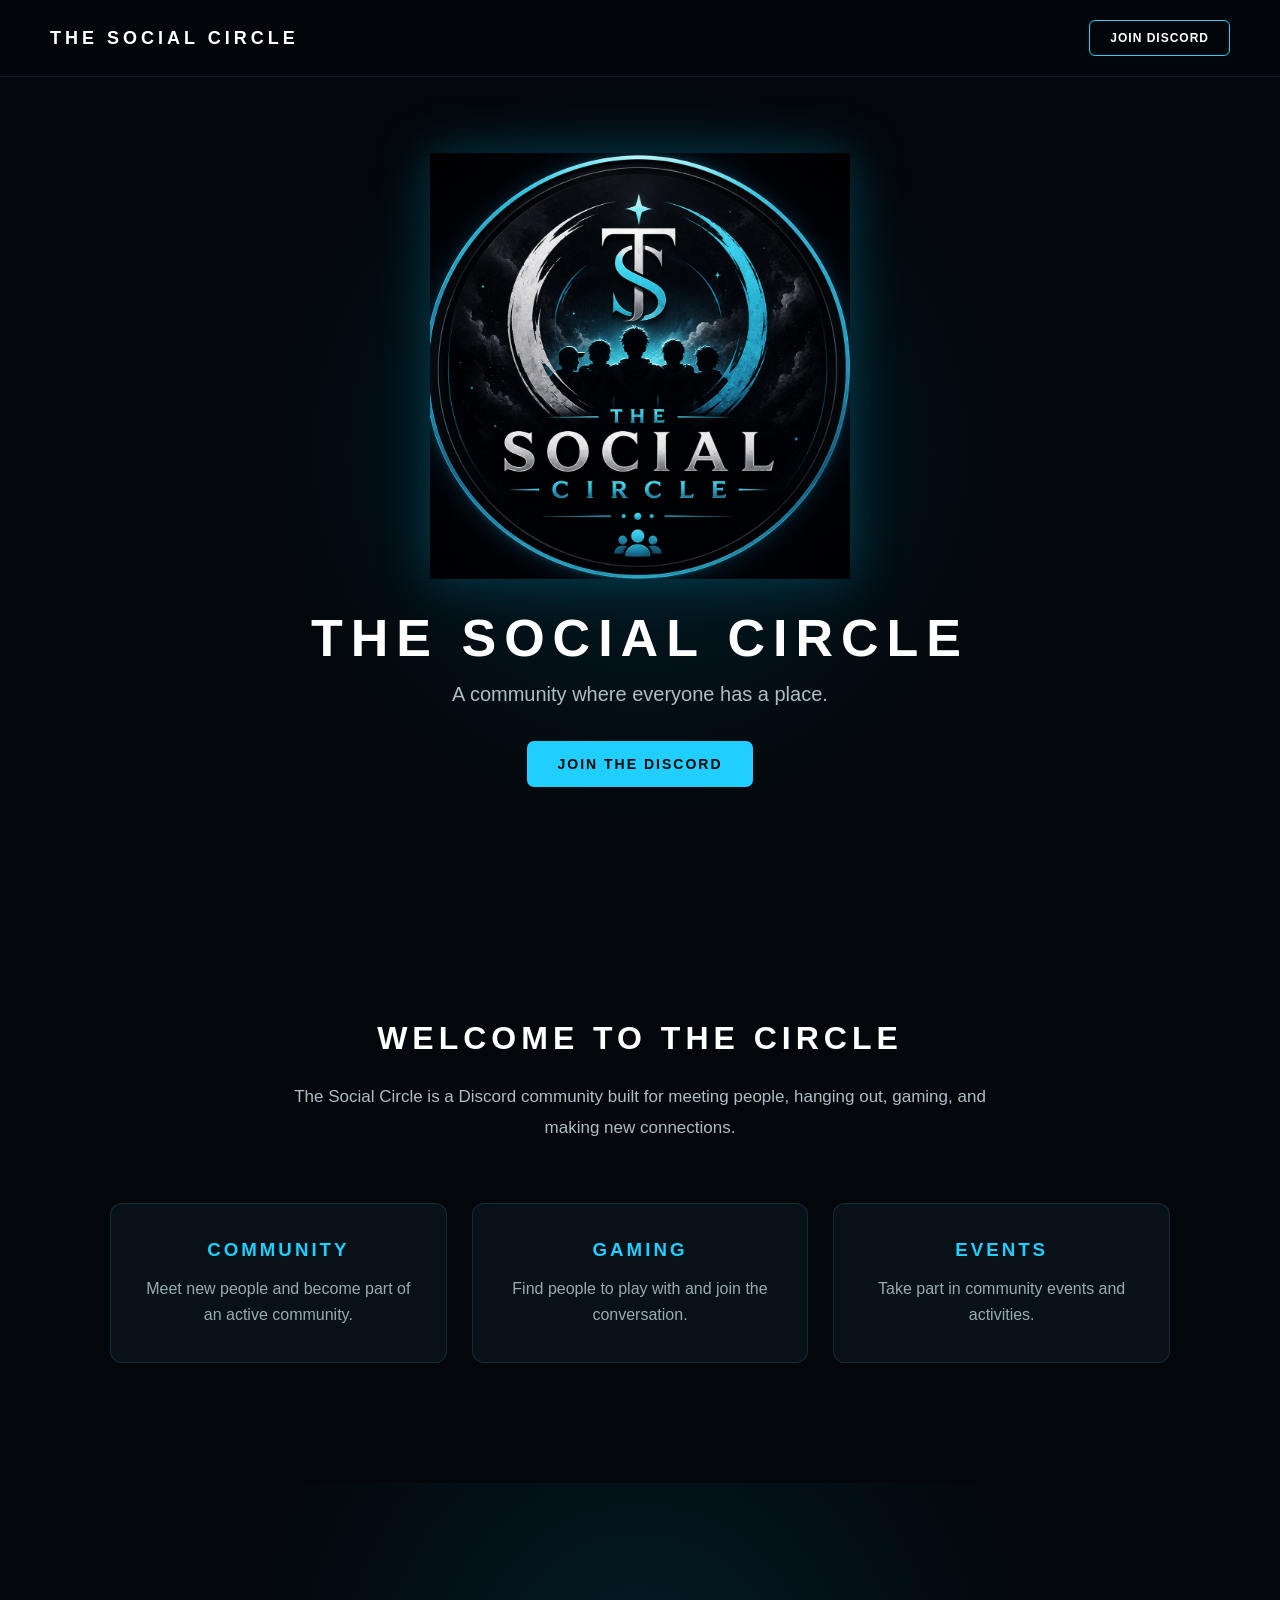
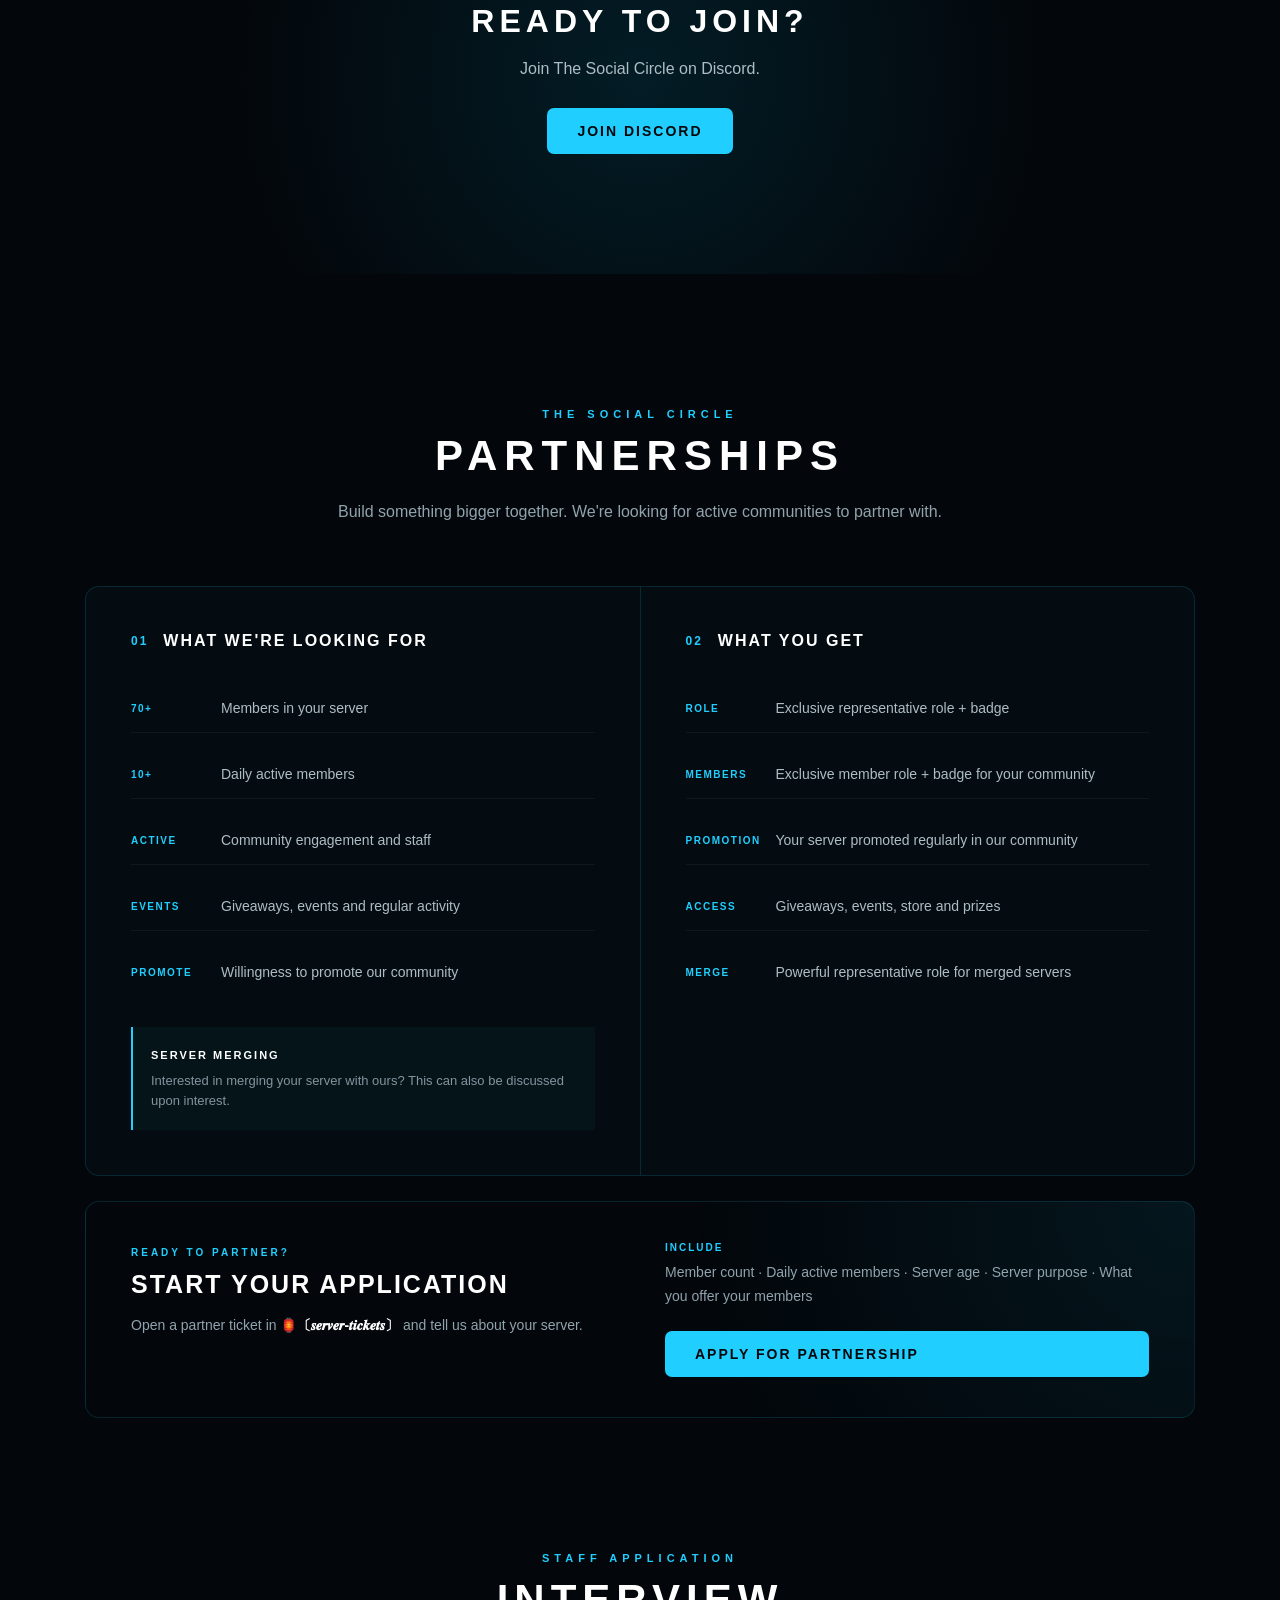
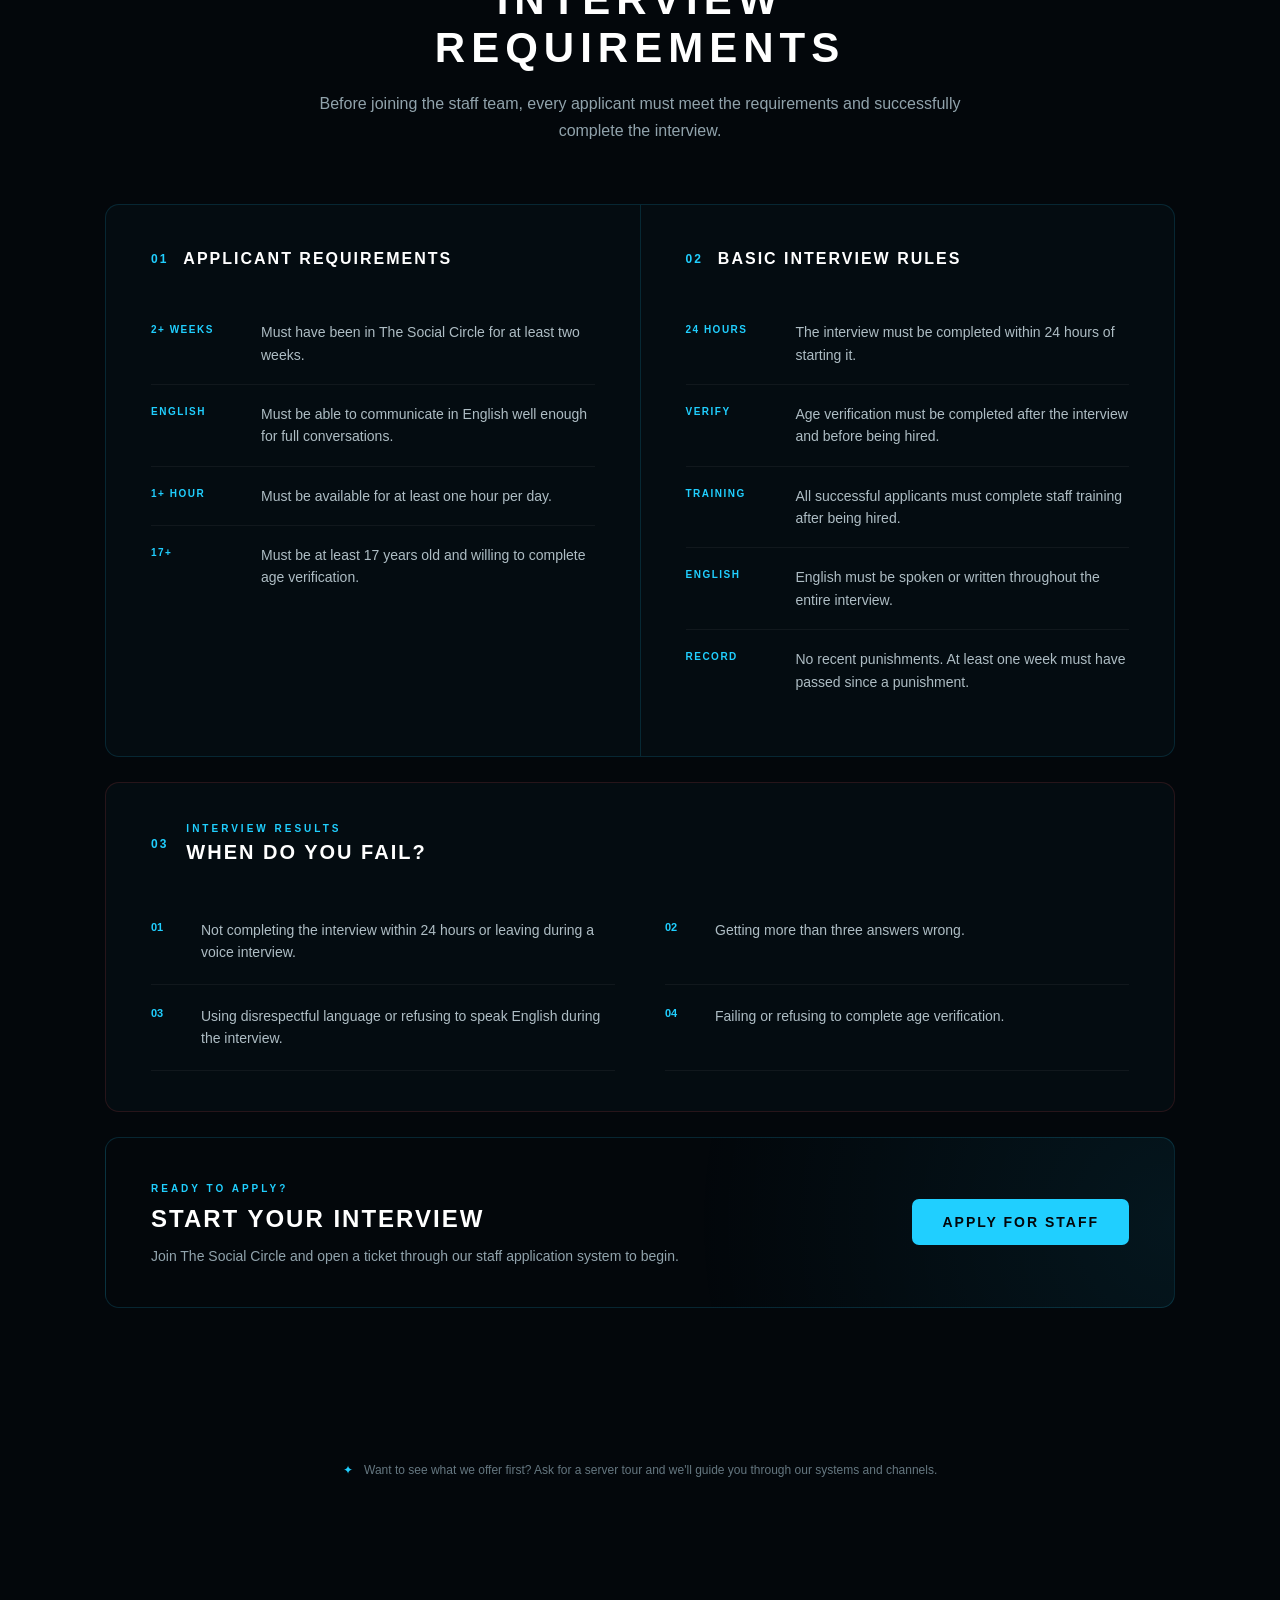
<file: index.html>
<!DOCTYPE html>
<html lang="en">
<head>
    <meta charset="UTF-8">
    <meta name="viewport" content="width=device-width, initial-scale=1.0">

    <title>The Social Circle</title>

    <link rel="stylesheet" href="style.css">
</head>

<body>

    <nav>
        <div class="nav-logo">THE SOCIAL CIRCLE</div>

        <a
            href="https://discord.gg/CjYMwbTKs3"
            target="_blank"
            class="nav-button"
        >
            JOIN DISCORD
        </a>
    </nav>


    <main>

        <section class="hero">

            <div class="hero-content">

                <img
                    src="logo.png"
                    alt="The Social Circle Logo"
                    class="logo"
                >

                <h1>THE SOCIAL CIRCLE</h1>

                <p class="tagline">
                    A community where everyone has a place.
                </p>

                <a
                    href="https://discord.gg/CjYMwbTKs3"
                    target="_blank"
                    class="discord-button"
                >
                    JOIN THE DISCORD
                </a>

            </div>

        </section>


        <section class="about">

            <h2>WELCOME TO THE CIRCLE</h2>

            <p>
                The Social Circle is a Discord community built for
                meeting people, hanging out, gaming, and making new
                connections.
            </p>

            <div class="cards">

                <div class="card">
                    <h3>COMMUNITY</h3>
                    <p>
                        Meet new people and become part of an active
                        community.
                    </p>
                </div>

                <div class="card">
                    <h3>GAMING</h3>
                    <p>
                        Find people to play with and join the conversation.
                    </p>
                </div>

                <div class="card">
                    <h3>EVENTS</h3>
                    <p>
                        Take part in community events and activities.
                    </p>
                </div>

            </div>

        </section>


        <section class="join">

            <h2>READY TO JOIN?</h2>

            <p>
                Join The Social Circle on Discord.
            </p>

            <a
                href="https://discord.gg/CjYMwbTKs3"
                target="_blank"
                class="discord-button"
            >
                JOIN DISCORD
            </a>

        </section>
      <section class="partnerships" id="partnerships">

    <div class="partnership-heading">
        <span>THE SOCIAL CIRCLE</span>
        <h2>PARTNERSHIPS</h2>
        <p>
            Build something bigger together.
            We're looking for active communities to partner with.
        </p>
    </div>


    <div class="partner-panel">

        <div class="partner-column">

            <div class="partner-title">
                <span>01</span>
                <h3>WHAT WE'RE LOOKING FOR</h3>
            </div>

            <div class="partner-list">

                <div class="partner-item">
                    <b>70+</b>
                    <span>Members in your server</span>
                </div>

                <div class="partner-item">
                    <b>10+</b>
                    <span>Daily active members</span>
                </div>

                <div class="partner-item">
                    <b>ACTIVE</b>
                    <span>Community engagement and staff</span>
                </div>

                <div class="partner-item">
                    <b>EVENTS</b>
                    <span>Giveaways, events and regular activity</span>
                </div>

                <div class="partner-item">
                    <b>PROMOTE</b>
                    <span>Willingness to promote our community</span>
                </div>

            </div>

            <div class="merge-note">
                <strong>SERVER MERGING</strong>
                <p>
                    Interested in merging your server with ours?
                    This can also be discussed upon interest.
                </p>
            </div>

        </div>


        <div class="partner-divider"></div>


        <div class="partner-column">

            <div class="partner-title">
                <span>02</span>
                <h3>WHAT YOU GET</h3>
            </div>

            <div class="partner-list">

                <div class="partner-item">
                    <b>ROLE</b>
                    <span>Exclusive representative role + badge</span>
                </div>

                <div class="partner-item">
                    <b>MEMBERS</b>
                    <span>Exclusive member role + badge for your community</span>
                </div>

                <div class="partner-item">
                    <b>PROMOTION</b>
                    <span>Your server promoted regularly in our community</span>
                </div>

                <div class="partner-item">
                    <b>ACCESS</b>
                    <span>Giveaways, events, store and prizes</span>
                </div>

                <div class="partner-item">
                    <b>MERGE</b>
                    <span>Powerful representative role for merged servers</span>
                </div>

            </div>

        </div>

    </div>


    <div class="apply-panel">

        <div>
            <span class="apply-label">READY TO PARTNER?</span>

            <h3>START YOUR APPLICATION</h3>

            <p>
                Open a partner ticket in
                <strong>🏮〔𝒔𝒆𝒓𝒗𝒆𝒓-𝒕𝒊𝒄𝒌𝒆𝒕𝒔〕</strong>
                and tell us about your server.
            </p>
        </div>

        <div class="application-details">

            <span>INCLUDE</span>

            <p>
                Member count · Daily active members · Server age ·
                Server purpose · What you offer your members
            </p>

            <a
                href="https://discord.gg/CjYMwbTKs3"
                target="_blank"
                class="discord-button"
            >
                APPLY FOR PARTNERSHIP
            </a>

        </div>

    </div>

<section class="interviews" id="interviews">

    <div class="interview-heading">
        <span>STAFF APPLICATION</span>
        <h2>INTERVIEW REQUIREMENTS</h2>
        <p>
            Before joining the staff team, every applicant must meet
            the requirements and successfully complete the interview.
        </p>
    </div>


    <div class="interview-panel">

        <!-- REQUIREMENTS -->

        <div class="interview-column">

            <div class="interview-title">
                <span>01</span>
                <h3>APPLICANT REQUIREMENTS</h3>
            </div>

            <div class="interview-list">

                <div class="interview-item">
                    <b>2+ WEEKS</b>
                    <span>Must have been in The Social Circle for at least two weeks.</span>
                </div>

                <div class="interview-item">
                    <b>ENGLISH</b>
                    <span>Must be able to communicate in English well enough for full conversations.</span>
                </div>

                <div class="interview-item">
                    <b>1+ HOUR</b>
                    <span>Must be available for at least one hour per day.</span>
                </div>

                <div class="interview-item">
                    <b>17+</b>
                    <span>Must be at least 17 years old and willing to complete age verification.</span>
                </div>

            </div>

        </div>


        <div class="interview-divider"></div>


        <!-- BASIC RULES -->

        <div class="interview-column">

            <div class="interview-title">
                <span>02</span>
                <h3>BASIC INTERVIEW RULES</h3>
            </div>

            <div class="interview-list">

                <div class="interview-item">
                    <b>24 HOURS</b>
                    <span>The interview must be completed within 24 hours of starting it.</span>
                </div>

                <div class="interview-item">
                    <b>VERIFY</b>
                    <span>Age verification must be completed after the interview and before being hired.</span>
                </div>

                <div class="interview-item">
                    <b>TRAINING</b>
                    <span>All successful applicants must complete staff training after being hired.</span>
                </div>

                <div class="interview-item">
                    <b>ENGLISH</b>
                    <span>English must be spoken or written throughout the entire interview.</span>
                </div>

                <div class="interview-item">
                    <b>RECORD</b>
                    <span>No recent punishments. At least one week must have passed since a punishment.</span>
                </div>

            </div>

        </div>

    </div>


    <!-- FAIL CONDITIONS -->

    <div class="fail-panel">

        <div class="fail-heading">
            <span>03</span>

            <div>
                <span class="fail-label">INTERVIEW RESULTS</span>
                <h3>WHEN DO YOU FAIL?</h3>
            </div>
        </div>


        <div class="fail-grid">

            <div class="fail-item">
                <strong>01</strong>
                <p>
                    Not completing the interview within 24 hours
                    or leaving during a voice interview.
                </p>
            </div>

            <div class="fail-item">
                <strong>02</strong>
                <p>
                    Getting more than three answers wrong.
                </p>
            </div>

            <div class="fail-item">
                <strong>03</strong>
                <p>
                    Using disrespectful language or refusing
                    to speak English during the interview.
                </p>
            </div>

            <div class="fail-item">
                <strong>04</strong>
                <p>
                    Failing or refusing to complete age verification.
                </p>
            </div>

        </div>

    </div>


    <!-- APPLICATION -->

    <div class="interview-apply">

        <div>
            <span>READY TO APPLY?</span>

            <h3>START YOUR INTERVIEW</h3>

            <p>
                Join The Social Circle and open a ticket through
                our staff application system to begin.
            </p>
        </div>

        <a
            href="https://discord.gg/CjYMwbTKs3"
            target="_blank"
            class="discord-button"
        >
            APPLY FOR STAFF
        </a>

    </div>

</section>
    <div class="tour-note">
        <span>✦</span>
        Want to see what we offer first?
        Ask for a server tour and we'll guide you through our systems and channels.
    </div>

</section>

    <script src="script.js"></script>

</body>
</html>
</file>
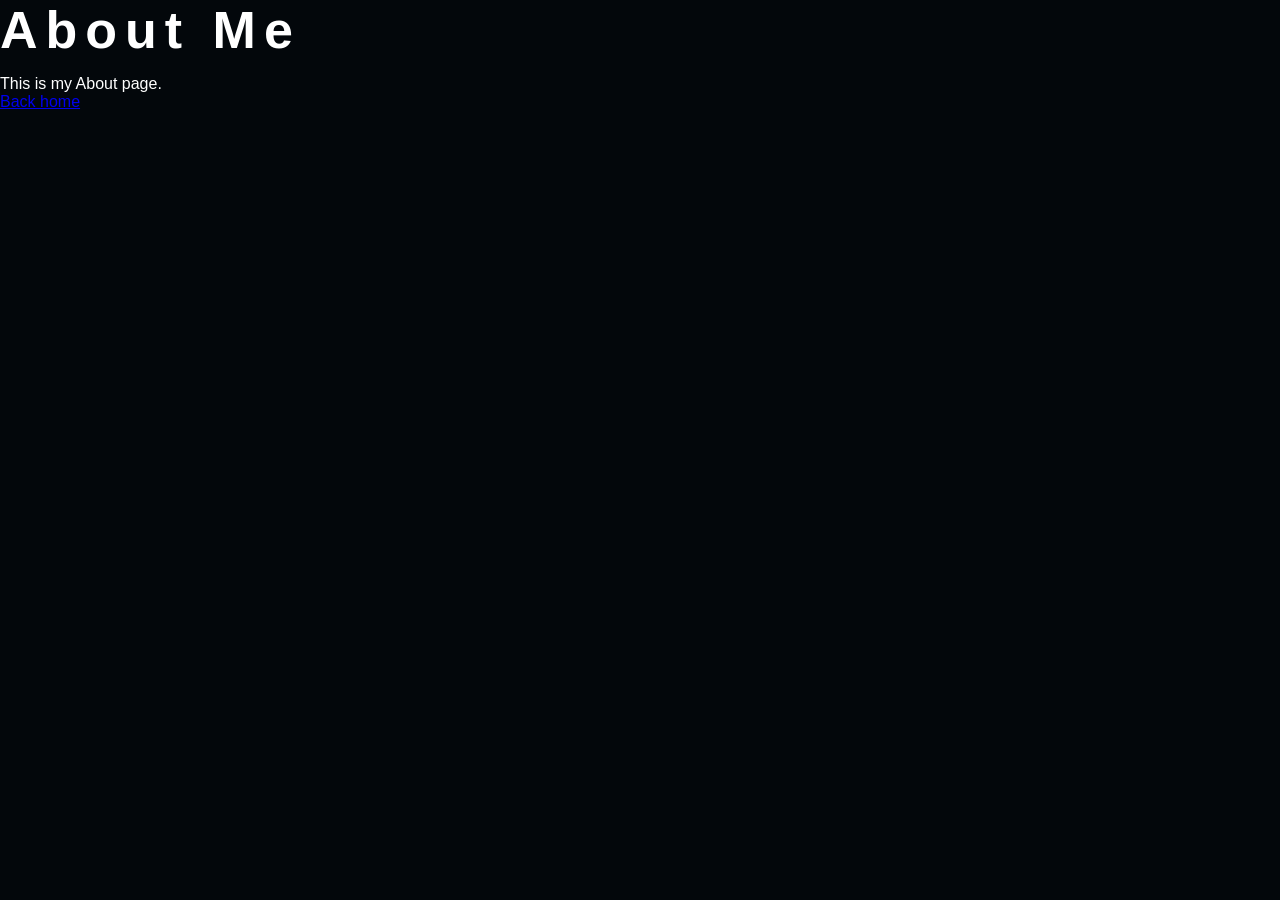
<file: pages/about.html>
<!DOCTYPE html>
<html lang="en">
<head>
    <meta charset="UTF-8">
    <meta name="viewport" content="width=device-width, initial-scale=1.0">
    <title>About</title>
    <link rel="stylesheet" href="../style.css">
</head>

<body>

    <h1>About Me</h1>
    <p>This is my About page.</p>

    <a href="../index.html">Back home</a>

</body>
</html>
</file>
<file: style.css>
* {
    margin: 0;
    padding: 0;
    box-sizing: border-box;
}

html {
    scroll-behavior: smooth;
}

body {
    font-family: Arial, Helvetica, sans-serif;
    background: #03070b;
    color: white;
}


/* =========================
   NAVIGATION
========================= */

nav {
    position: fixed;
    top: 0;
    left: 0;
    width: 100%;

    display: flex;
    justify-content: space-between;
    align-items: center;

    padding: 20px 50px;

    background: rgba(3, 7, 11, 0.88);
    backdrop-filter: blur(12px);

    border-bottom: 1px solid rgba(32, 207, 255, 0.15);

    z-index: 100;
}

.nav-logo {
    font-size: 18px;
    font-weight: bold;
    letter-spacing: 4px;
}

.nav-links {
    display: flex;
    align-items: center;
    gap: 25px;
}

.nav-links a {
    color: #aebdc4;
    text-decoration: none;

    font-size: 13px;
    letter-spacing: 1px;

    transition: 0.2s;
}

.nav-links a:hover {
    color: #20cfff;
}

.nav-button {
    text-decoration: none;
    color: white;

    padding: 10px 20px;

    border: 1px solid #20cfff;
    border-radius: 6px;

    font-size: 12px;
    font-weight: bold;
    letter-spacing: 1px;

    transition: 0.2s;
}

.nav-button:hover {
    background: #20cfff;
    color: #03070b;
}


/* =========================
   HERO
========================= */

.hero {
    min-height: 100vh;

    display: flex;
    justify-content: center;
    align-items: center;

    text-align: center;

    padding: 120px 20px 80px;

    background:
        radial-gradient(
            circle at center,
            rgba(0, 180, 230, 0.14),
            transparent 48%
        );
}

.hero-content {
    max-width: 900px;
}

.logo {
    width: 420px;
    max-width: 80vw;

    margin-bottom: 25px;

    filter:
        drop-shadow(0 0 25px rgba(0, 200, 255, 0.25));
}

h1 {
    font-size: 52px;
    letter-spacing: 8px;

    margin-bottom: 15px;
}

.tagline {
    color: #aebdc4;

    font-size: 20px;

    margin-bottom: 35px;
}


/* =========================
   BUTTONS
========================= */

.discord-button {
    display: inline-block;

    padding: 15px 30px;

    background: #20cfff;
    color: #03070b;

    text-decoration: none;

    font-size: 14px;
    font-weight: bold;
    letter-spacing: 2px;

    border-radius: 7px;

    transition: 0.2s;
}

.discord-button:hover {
    transform: translateY(-3px);

    box-shadow:
        0 10px 30px rgba(32, 207, 255, 0.25);
}


/* =========================
   ABOUT
========================= */

.about {
    padding: 120px 20px;

    max-width: 1100px;
    margin: auto;

    text-align: center;
}

.about > h2 {
    font-size: 32px;
    letter-spacing: 5px;

    margin-bottom: 25px;
}

.about > p {
    max-width: 700px;

    margin: auto;

    color: #aebdc4;

    line-height: 1.8;
    font-size: 17px;
}

.cards {
    display: grid;

    grid-template-columns: repeat(3, 1fr);

    gap: 25px;

    margin-top: 60px;
}

.card {
    padding: 35px 25px;

    background: rgba(10, 20, 27, 0.8);

    border: 1px solid rgba(40, 210, 255, 0.15);

    border-radius: 12px;

    transition: 0.2s;
}

.card:hover {
    transform: translateY(-5px);

    border-color: rgba(40, 210, 255, 0.5);
}

.card h3 {
    color: #20cfff;

    letter-spacing: 3px;

    margin-bottom: 15px;
}

.card p {
    color: #9aaab2;

    line-height: 1.6;
}


/* =========================
   PARTNERSHIPS
========================= */

.partnerships {
    max-width: 1150px;
    margin: auto;

    padding: 130px 20px;
}

.partnership-heading {
    text-align: center;

    max-width: 650px;

    margin: 0 auto 60px;
}

.partnership-heading > span {
    color: #20cfff;

    font-size: 11px;
    font-weight: bold;

    letter-spacing: 5px;
}

.partnership-heading h2 {
    margin: 10px 0 18px;

    font-size: 42px;
    letter-spacing: 7px;
}

.partnership-heading p {
    color: #91a3ac;

    line-height: 1.7;
}


/* MAIN PARTNERSHIP PANEL */

.partner-panel {
    display: grid;

    grid-template-columns: 1fr 1px 1fr;

    background: rgba(6, 15, 21, 0.75);

    border: 1px solid rgba(32, 207, 255, 0.14);

    border-radius: 14px;

    overflow: hidden;
}

.partner-column {
    padding: 45px;
}

.partner-divider {
    background: rgba(32, 207, 255, 0.15);
}

.partner-title {
    display: flex;

    align-items: center;

    gap: 15px;

    margin-bottom: 35px;
}

.partner-title span {
    color: #20cfff;

    font-size: 12px;
    font-weight: bold;

    letter-spacing: 2px;
}

.partner-title h3 {
    font-size: 16px;

    letter-spacing: 2px;
}


/* PARTNERSHIP LIST */

.partner-list {
    display: flex;

    flex-direction: column;

    gap: 18px;
}

.partner-item {
    display: grid;

    grid-template-columns: 90px 1fr;

    align-items: center;

    min-height: 48px;

    border-bottom: 1px solid rgba(255, 255, 255, 0.05);
}

.partner-item:last-child {
    border-bottom: none;
}

.partner-item b {
    color: #20cfff;

    font-size: 10px;

    letter-spacing: 1.5px;
}

.partner-item span {
    color: #aebdc4;

    font-size: 14px;

    line-height: 1.5;
}


/* SERVER MERGING */

.merge-note {
    margin-top: 30px;

    padding: 18px;

    border-left: 2px solid #20cfff;

    background: rgba(32, 207, 255, 0.035);
}

.merge-note strong {
    color: white;

    font-size: 11px;

    letter-spacing: 2px;
}

.merge-note p {
    margin-top: 8px;

    color: #82949d;

    font-size: 13px;

    line-height: 1.6;
}


/* APPLICATION */

.apply-panel {
    display: grid;

    grid-template-columns: 1fr 1fr;

    gap: 50px;

    margin-top: 25px;

    padding: 40px 45px;

    border: 1px solid rgba(32, 207, 255, 0.14);

    border-radius: 14px;

    background:
        radial-gradient(
            circle at 100% 0%,
            rgba(32, 207, 255, 0.08),
            transparent 45%
        );
}

.apply-label {
    color: #20cfff;

    font-size: 10px;

    font-weight: bold;

    letter-spacing: 3px;
}

.apply-panel h3 {
    margin: 10px 0 15px;

    font-size: 25px;

    letter-spacing: 2px;
}

.apply-panel p {
    color: #91a3ac;

    font-size: 14px;

    line-height: 1.7;
}

.apply-panel strong {
    color: white;
}

.application-details {
    display: flex;

    flex-direction: column;

    justify-content: center;
}

.application-details > span {
    color: #20cfff;

    font-size: 10px;

    font-weight: bold;

    letter-spacing: 2px;

    margin-bottom: 8px;
}

.application-details p {
    margin-bottom: 22px;
}


/* SERVER TOUR */

.tour-note {
    text-align: center;

    margin-top: 25px;

    color: #657780;

    font-size: 12px;
}

.tour-note span {
    color: #20cfff;

    margin-right: 8px;
}


/* =========================
   JOIN
========================= */

.join {
    text-align: center;

    padding: 120px 20px;

    background:
        radial-gradient(
            circle,
            rgba(0, 180, 230, 0.12),
            transparent 60%
        );
}

.join h2 {
    font-size: 32px;

    letter-spacing: 5px;

    margin-bottom: 20px;
}

.join p {
    color: #aebdc4;

    margin-bottom: 30px;
}


/* =========================
   FOOTER
========================= */

footer {
    text-align: center;

    padding: 30px;

    border-top: 1px solid rgba(40, 210, 255, 0.1);

    color: #66757d;

    font-size: 13px;
}


/* =========================
   MOBILE
========================= */

@media (max-width: 750px) {

    nav {
        padding: 15px 20px;
    }

    .nav-logo {
        font-size: 13px;
        letter-spacing: 2px;
    }

    .nav-links {
        display: none;
    }

    .nav-button {
        padding: 8px 12px;

        font-size: 10px;
    }

    h1 {
        font-size: 32px;

        letter-spacing: 4px;
    }

    .tagline {
        font-size: 16px;
    }

    .logo {
        width: 330px;
    }

    .cards {
        grid-template-columns: 1fr;
    }

    .partnerships {
        padding: 90px 20px;
    }

    .partnership-heading h2 {
        font-size: 32px;

        letter-spacing: 4px;
    }

    .partner-panel {
        grid-template-columns: 1fr;
    }

    .partner-divider {
        height: 1px;
        width: 100%;
    }

    .partner-column {
        padding: 30px 25px;
    }

    .apply-panel {
        grid-template-columns: 1fr;

        gap: 30px;

        padding: 30px 25px;
    }

    .partner-item {
        grid-template-columns: 80px 1fr;
    }

    .partnership-cta {
        padding: 50px 20px;
    }
}

/* =========================
   STAFF INTERVIEWS
========================= */

.interviews {
    max-width: 1150px;
    margin: auto;
    padding: 130px 20px;
}

.interview-heading {
    max-width: 700px;
    margin: 0 auto 60px;
    text-align: center;
}

.interview-heading > span {
    color: #20cfff;
    font-size: 11px;
    font-weight: bold;
    letter-spacing: 5px;
}

.interview-heading h2 {
    margin: 10px 0 18px;
    font-size: 42px;
    letter-spacing: 6px;
}

.interview-heading p {
    color: #91a3ac;
    line-height: 1.7;
}


/* MAIN PANEL */

.interview-panel {
    display: grid;
    grid-template-columns: 1fr 1px 1fr;

    background: rgba(6, 15, 21, 0.75);

    border: 1px solid rgba(32, 207, 255, 0.14);
    border-radius: 14px;

    overflow: hidden;
}

.interview-column {
    padding: 45px;
}

.interview-divider {
    background: rgba(32, 207, 255, 0.15);
}

.interview-title {
    display: flex;
    align-items: center;
    gap: 15px;

    margin-bottom: 35px;
}

.interview-title > span {
    color: #20cfff;
    font-size: 12px;
    font-weight: bold;
    letter-spacing: 2px;
}

.interview-title h3 {
    font-size: 16px;
    letter-spacing: 2px;
}


/* REQUIREMENT LIST */

.interview-list {
    display: flex;
    flex-direction: column;
}

.interview-item {
    display: grid;
    grid-template-columns: 95px 1fr;
    gap: 15px;

    padding: 18px 0;

    border-bottom: 1px solid rgba(255, 255, 255, 0.05);
}

.interview-item:last-child {
    border-bottom: none;
}

.interview-item b {
    color: #20cfff;

    font-size: 10px;
    letter-spacing: 1.5px;

    padding-top: 3px;
}

.interview-item span {
    color: #aebdc4;

    font-size: 14px;
    line-height: 1.6;
}


/* FAIL SECTION */

.fail-panel {
    margin-top: 25px;

    padding: 40px 45px;

    background: rgba(6, 15, 21, 0.75);

    border: 1px solid rgba(255, 80, 80, 0.14);
    border-radius: 14px;
}

.fail-heading {
    display: flex;
    align-items: center;
    gap: 18px;

    margin-bottom: 35px;
}

.fail-heading > span {
    color: #20cfff;

    font-size: 12px;
    font-weight: bold;

    letter-spacing: 2px;
}

.fail-label {
    display: block;

    color: #20cfff;

    font-size: 10px;
    font-weight: bold;

    letter-spacing: 3px;

    margin-bottom: 7px;
}

.fail-heading h3 {
    font-size: 20px;
    letter-spacing: 2px;
}

.fail-grid {
    display: grid;
    grid-template-columns: repeat(2, 1fr);

    gap: 0 50px;
}

.fail-item {
    display: grid;
    grid-template-columns: 35px 1fr;
    gap: 15px;

    padding: 20px 0;

    border-bottom: 1px solid rgba(255, 255, 255, 0.05);
}

.fail-item strong {
    color: #20cfff;

    font-size: 11px;

    padding-top: 2px;
}

.fail-item p {
    color: #aebdc4;

    font-size: 14px;
    line-height: 1.6;
}


/* APPLICATION */

.interview-apply {
    display: flex;
    justify-content: space-between;
    align-items: center;
    gap: 40px;

    margin-top: 25px;

    padding: 40px 45px;

    border: 1px solid rgba(32, 207, 255, 0.16);
    border-radius: 14px;

    background:
        radial-gradient(
            circle at 100% 50%,
            rgba(32, 207, 255, 0.08),
            transparent 45%
        );
}

.interview-apply > div > span {
    color: #20cfff;

    font-size: 10px;
    font-weight: bold;

    letter-spacing: 3px;
}

.interview-apply h3 {
    margin: 9px 0 12px;

    font-size: 24px;
    letter-spacing: 2px;
}

.interview-apply p {
    color: #91a3ac;

    font-size: 14px;
    line-height: 1.6;
}


/* MOBILE */

@media (max-width: 750px) {

    .interviews {
        padding: 90px 20px;
    }

    .interview-heading h2 {
        font-size: 31px;
        letter-spacing: 3px;
    }

    .interview-panel {
        grid-template-columns: 1fr;
    }

    .interview-divider {
        height: 1px;
        width: 100%;
    }

    .interview-column {
        padding: 30px 25px;
    }

    .interview-item {
        grid-template-columns: 80px 1fr;
    }

    .fail-panel {
        padding: 30px 25px;
    }

    .fail-grid {
        grid-template-columns: 1fr;
    }

    .interview-apply {
        flex-direction: column;
        align-items: flex-start;

        padding: 30px 25px;
    }
}
</file>
